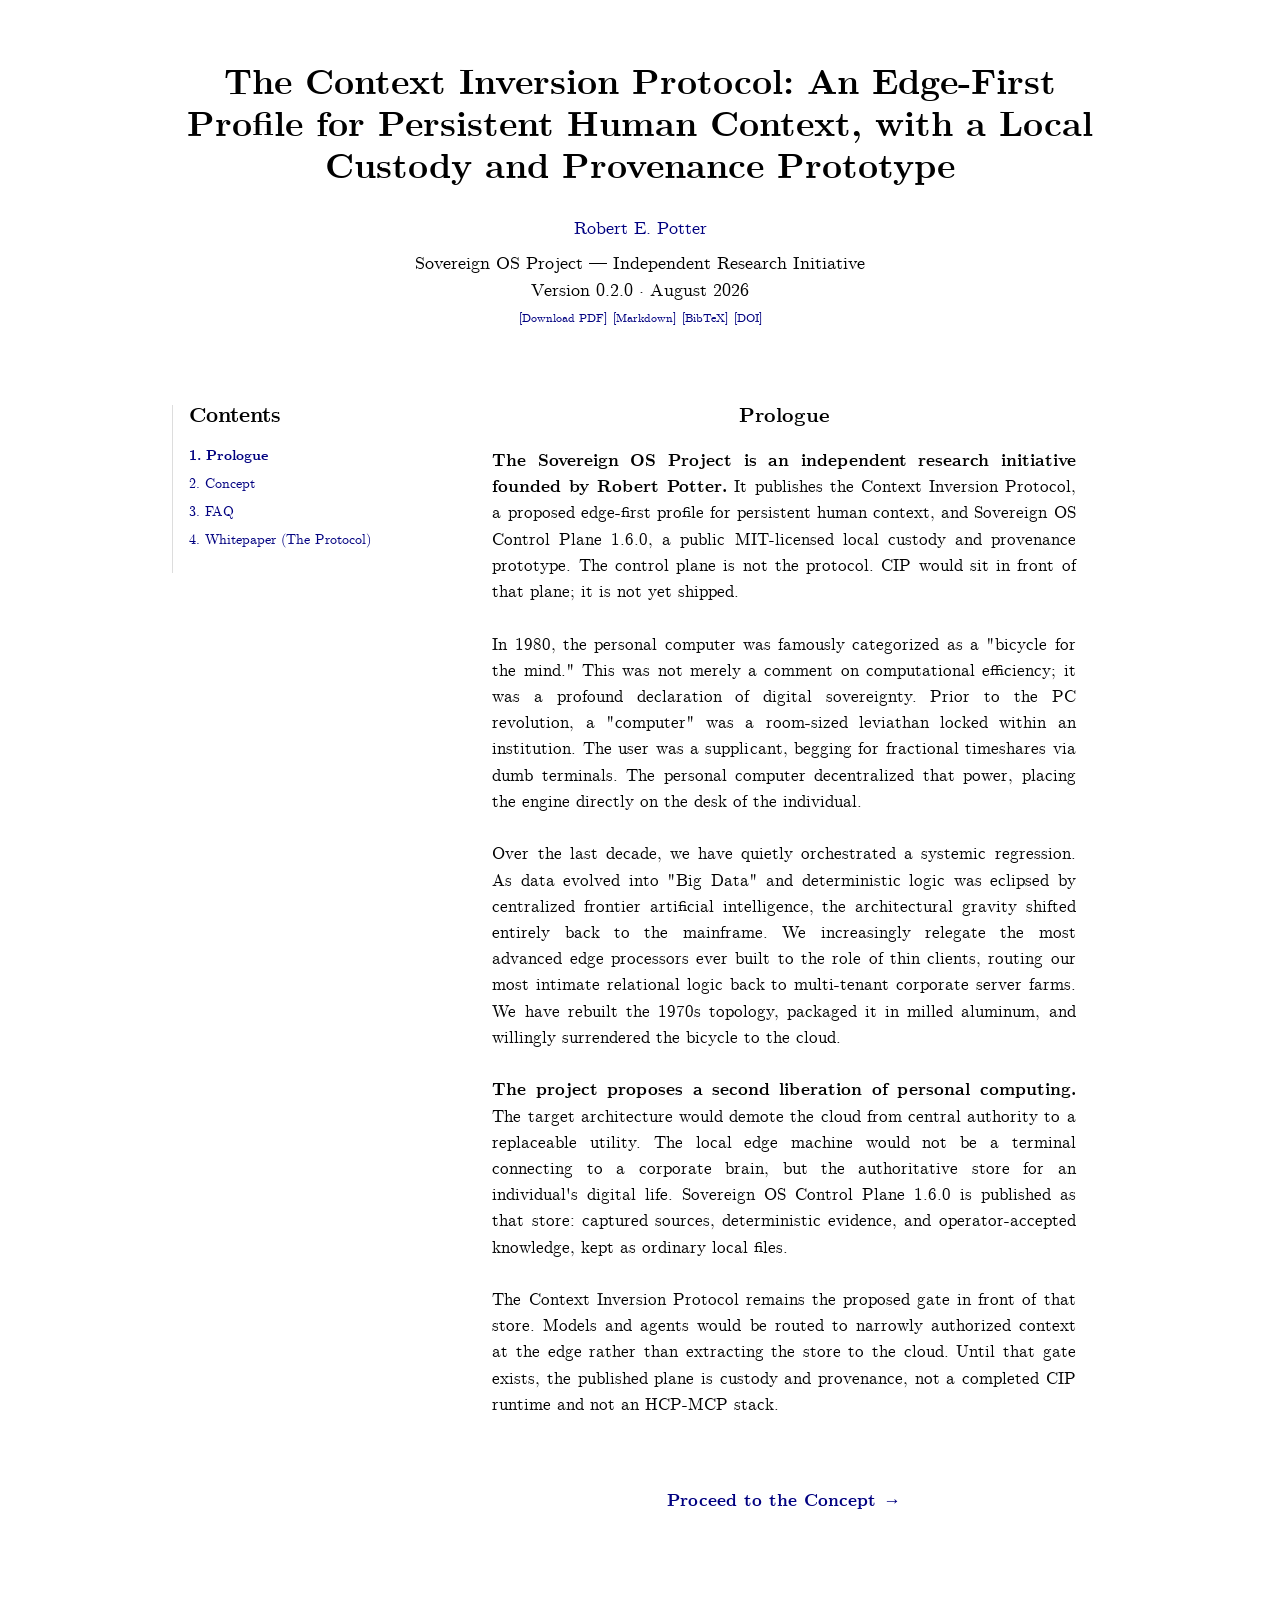
<file: index.html>
<!doctype html>
<html lang="en">
  <head>
    <meta charset="UTF-8" />
    <meta name="viewport" content="width=device-width, initial-scale=1.0" />
    <!-- Security Compliance -->
    <meta http-equiv="X-UA-Compatible" content="IE=edge" />
    <meta
      http-equiv="Content-Security-Policy"
      content="default-src 'self' https://cdn.jsdelivr.net https://unpkg.com; style-src 'self' 'unsafe-inline'; font-src 'self'; script-src 'self' 'unsafe-inline' https://unpkg.com https://cdn.jsdelivr.net;"
    />
    
    <!-- Primary discovery metadata -->
    <meta name="view-transition" content="same-origin" />
    <title>Context Inversion Protocol | Sovereign OS Project</title>
    <meta name="description" content="The Sovereign OS Project publishes the Context Inversion Protocol, a proposed edge-first profile, and Sovereign OS Control Plane 1.6.0, a local custody and provenance prototype." />
    <meta name="author" content="Robert E. Potter" />
    <meta
      name="robots"
      content="index, follow, max-image-preview:large, max-snippet:-1, max-video-preview:-1"
    />
    
    <!-- Theme -->
    <meta name="theme-color" content="#111111" media="(prefers-color-scheme: dark)" />
    <meta name="theme-color" content="#ffffff" media="(prefers-color-scheme: light)" />
    
    <!-- Icons -->
    <link rel="icon" type="image/svg+xml" href="./img/favicon.svg" />
    <link rel="icon" type="image/png" href="./img/favicon.png" />
    <link rel="apple-touch-icon" href="./img/apple-touch-icon.png" />
    
    <!-- Social Preview (Open Graph & Twitter) -->
    <meta property="og:title" content="Context Inversion Protocol | Sovereign OS Project" />
    <meta property="og:site_name" content="Sovereign OS Project" />
    <meta property="og:description" content="The Sovereign OS Project publishes the Context Inversion Protocol, a proposed edge-first profile, and Sovereign OS Control Plane 1.6.0, a local custody and provenance prototype." />
    <meta property="og:type" content="website" />
    <meta property="og:url" content="https://sovereignos.foundation/" />
    <meta property="og:image" content="https://sovereignos.foundation/img/social-preview.png" />
    <meta property="og:image:type" content="image/png" />
    <meta property="og:image:width" content="1200" />
    <meta property="og:image:height" content="630" />
    <meta
      property="og:image:alt"
      content="Sovereign OS Project — Context Inversion Protocol schematic"
    />
    
    <meta name="twitter:card" content="summary_large_image" />
    <meta name="twitter:title" content="Context Inversion Protocol | Sovereign OS Project" />
    <meta name="twitter:description" content="The Sovereign OS Project publishes the Context Inversion Protocol, a proposed edge-first profile, and Sovereign OS Control Plane 1.6.0, a local custody and provenance prototype." />
    <meta name="twitter:image" content="https://sovereignos.foundation/img/social-preview.png" />
    <meta
      name="twitter:image:alt"
      content="Sovereign OS Project — Context Inversion Protocol schematic"
    />
    
    <link rel="canonical" href="https://sovereignos.foundation/" />
    <link rel="describedby" type="text/markdown" href="https://sovereignos.foundation/llms.txt" />
    
    <!-- Preload critical assets -->
    <link rel="preload" href="./fonts/fonts.css" as="style" />
    <link rel="stylesheet" href="./fonts/fonts.css" />
    
    <!-- Structured data -->
    <script type="application/ld+json">
      {
        "@context": "https://schema.org",
        "@graph": [
          {
            "@type": "Person",
            "@id": "https://robertpotter.me/#person",
            "name": "Robert E. Potter",
            "url": "https://robertpotter.me/",
            "sameAs": [
              "https://github.com/robertpotter-dev",
              "https://instagram.com/robepotter",
              "https://orcid.org/0009-0003-7903-558X"
            ]
          },
          {
            "@type": "WebSite",
            "@id": "https://sovereignos.foundation/#website",
            "name": "Sovereign OS Project",
            "alternateName": "Sovereign OS",
            "url": "https://sovereignos.foundation/",
            "description": "An independent research initiative publishing the Context Inversion Protocol, a proposed edge-first profile, and Sovereign OS Control Plane 1.6.0, a local custody and provenance prototype.",
            "creator": { "@id": "https://robertpotter.me/#person" },
            "publisher": { "@id": "https://sovereignos.foundation/#initiative" }
          },
          {
            "@type": "ResearchProject",
            "@id": "https://sovereignos.foundation/#initiative",
            "name": "Sovereign OS Project",
            "url": "https://sovereignos.foundation/",
            "description": "An independent research initiative publishing the Context Inversion Protocol, a proposed edge-first profile, and Sovereign OS Control Plane 1.6.0, a local custody and provenance prototype.",
            "disambiguatingDescription": "An independent personal-context research initiative founded by Robert Potter; unaffiliated with similarly named enterprise and national AI infrastructure products.",
            "founder": { "@id": "https://robertpotter.me/#person" }
          },
          {
            "@type": "CreativeWork",
            "@id": "https://sovereignos.foundation/#context-inversion-protocol",
            "name": "Context Inversion Protocol",
            "alternateName": "CIP",
            "url": "https://sovereignos.foundation/concept/",
            "creativeWorkStatus": "Proposed",
            "description": "A proposed edge-first implementation profile that would keep the user's local machine authoritative over persistent human context while treating external models and agents as replaceable utilities. Not shipped.",
            "author": { "@id": "https://robertpotter.me/#person" },
            "isPartOf": { "@id": "https://sovereignos.foundation/#initiative" }
          },
          {
            "@type": "CreativeWork",
            "@id": "https://sovereignos.foundation/#sovereign-os",
            "name": "Sovereign OS",
            "alternateName": "Sovereign OS Control Plane",
            "url": "https://github.com/robertpotter-dev/sos-control-plane",
            "creativeWorkStatus": "Published prototype — custody plane; CIP runtime not shipped",
            "license": "https://opensource.org/license/mit",
            "description": "Published MIT-licensed local control plane (version 1.6.0) for source custody, deterministic evidence, and operator-accepted knowledge. Not a completed Context Inversion Protocol or HCP-MCP stack.",
            "author": { "@id": "https://robertpotter.me/#person" },
            "isPartOf": { "@id": "https://sovereignos.foundation/#initiative" },
            "about": { "@id": "https://sovereignos.foundation/#context-inversion-protocol" }
          },
          {
            "@type": "WebPage",
            "@id": "https://sovereignos.foundation/#page",
            "url": "https://sovereignos.foundation/",
            "name": "Context Inversion Protocol | Sovereign OS Project",
            "description": "The Sovereign OS Project publishes the Context Inversion Protocol, a proposed edge-first profile, and Sovereign OS Control Plane 1.6.0, a local custody and provenance prototype.",
            "dateModified": "2026-08-28",
            "isPartOf": { "@id": "https://sovereignos.foundation/#website" },
            "about": [
              { "@id": "https://sovereignos.foundation/#context-inversion-protocol" },
              { "@id": "https://sovereignos.foundation/#sovereign-os" }
            ]
          }    ]
      }
    </script>
    
    <!-- Popover Polyfill for older browsers -->
    
    <script type="module" crossorigin src="./assets/main-CImZLiWv.js"></script>
    <link rel="modulepreload" crossorigin href="./assets/main-yi8v5-jb.js">
    <link rel="stylesheet" crossorigin href="./assets/main-BGzXLoBc.css">
  </head>
  <body>
    <div class="site-wrapper">
      <!-- Main Content -->
      <div class="main-content" itemprop="articleBody">
        <header class="title-block">
          <div class="publication-title">
            The Context Inversion Protocol: An Edge-First Profile for Persistent Human Context, with a Local
            Custody and Provenance Prototype
          </div>
          <div class="author"><a href="https://robertpotter.me/" rel="author">Robert E. Potter</a></div>
          <div class="date">
            Sovereign OS Project &mdash; Independent Research Initiative<br />
            Version 0.2.0 &middot; August 2026<br />
            <a href="/sovereign-os-whitepaper.pdf" target="_blank" rel="noopener noreferrer">[Download PDF]</a>
            <a href="/whitepaper-raw.md" target="_blank" rel="noopener noreferrer">[Markdown]</a>
            <a href="/CITATION.bib" target="_blank" rel="noopener noreferrer">[BibTeX]</a>
            <a href="https://doi.org/10.5281/zenodo.22313971" aria-label="DOI: 10.5281/zenodo.22313971">[DOI]</a>
          </div>
        </header>

        <div class="two-column-layout">
          <!-- Global Navigation -->
          <nav class="toc-container">
            <div class="toc-sticky">
              <h3 class="toc-title">Contents</h3>
              <ul class="toc-list">
                <li>
                  <a href="/" class="current-page">1. Prologue</a>
                </li>
                <li>
                  <a href="/concept/" class="">2. Concept</a>
                </li>
                <li>
                  <a href="/faq/" class="">3. FAQ</a>
                </li>
                <li>
                  <a href="/whitepaper/" class=""
                    >4. Whitepaper (The Protocol)</a
                  >
                </li>
              </ul>
            </div>
          </nav>

          <div class="article-body">
            <h1 class="reader-view-title">
              The Context Inversion Protocol: An Edge-First Profile for Persistent Human Context,
              with a Local Custody and Provenance Prototype
            </h1>
            <section class="paper-intro" id="manifesto-summary">
              <h2 class="abstract-title">Prologue</h2>
              <p>
                <strong
                  >The Sovereign OS Project is an independent research initiative founded by Robert
                  Potter.</strong
                >
                It publishes the Context Inversion Protocol, a proposed edge-first profile for
                persistent human context, and Sovereign OS Control Plane 1.6.0, a public
                MIT-licensed local custody and provenance prototype. The control plane is not the
                protocol. CIP would sit in front of that plane; it is not yet shipped.
              </p>
              <p>
                In 1980, the personal computer was famously categorized as a "bicycle for the mind."
                This was not merely a comment on computational efficiency; it was a profound
                declaration of digital sovereignty. Prior to the PC revolution, a "computer" was a
                room-sized leviathan locked within an institution. The user was a supplicant,
                begging for fractional timeshares via dumb terminals. The personal computer
                decentralized that power, placing the engine directly on the desk of the individual.
              </p>
              <p>
                Over the last decade, we have quietly orchestrated a systemic regression. As data
                evolved into "Big Data" and deterministic logic was eclipsed by centralized frontier
                artificial intelligence, the architectural gravity shifted entirely back to the
                mainframe. We increasingly relegate the most advanced edge processors ever built to
                the role of thin clients, routing our most intimate relational logic back to
                multi-tenant corporate server farms. We have rebuilt the 1970s topology, packaged it
                in milled aluminum, and willingly surrendered the bicycle to the cloud.
              </p>
              <p>
                <strong>The project proposes a second liberation of personal computing.</strong>
                The target architecture would demote the cloud from central authority to a
                replaceable utility. The local edge machine would not be a terminal connecting to a
                corporate brain, but the authoritative store for an individual's digital life.
                Sovereign OS Control Plane 1.6.0 is published as that store: captured sources,
                deterministic evidence, and operator-accepted knowledge, kept as ordinary local
                files.
              </p>
              <p>
                The Context Inversion Protocol remains the proposed gate in front of that store.
                Models and agents would be routed to narrowly authorized context at the edge rather
                than extracting the store to the cloud. Until that gate exists, the published plane
                is custody and provenance, not a completed CIP runtime and not an HCP-MCP stack.
              </p>
              <p style="text-align: center; margin-top: 4em">
                <a href="/concept/"><strong>Proceed to the Concept &rarr;</strong></a>
              </p>
            </section>
          </div>
        </div>
      </div>
    </div>

  </body>
</html>
</file>
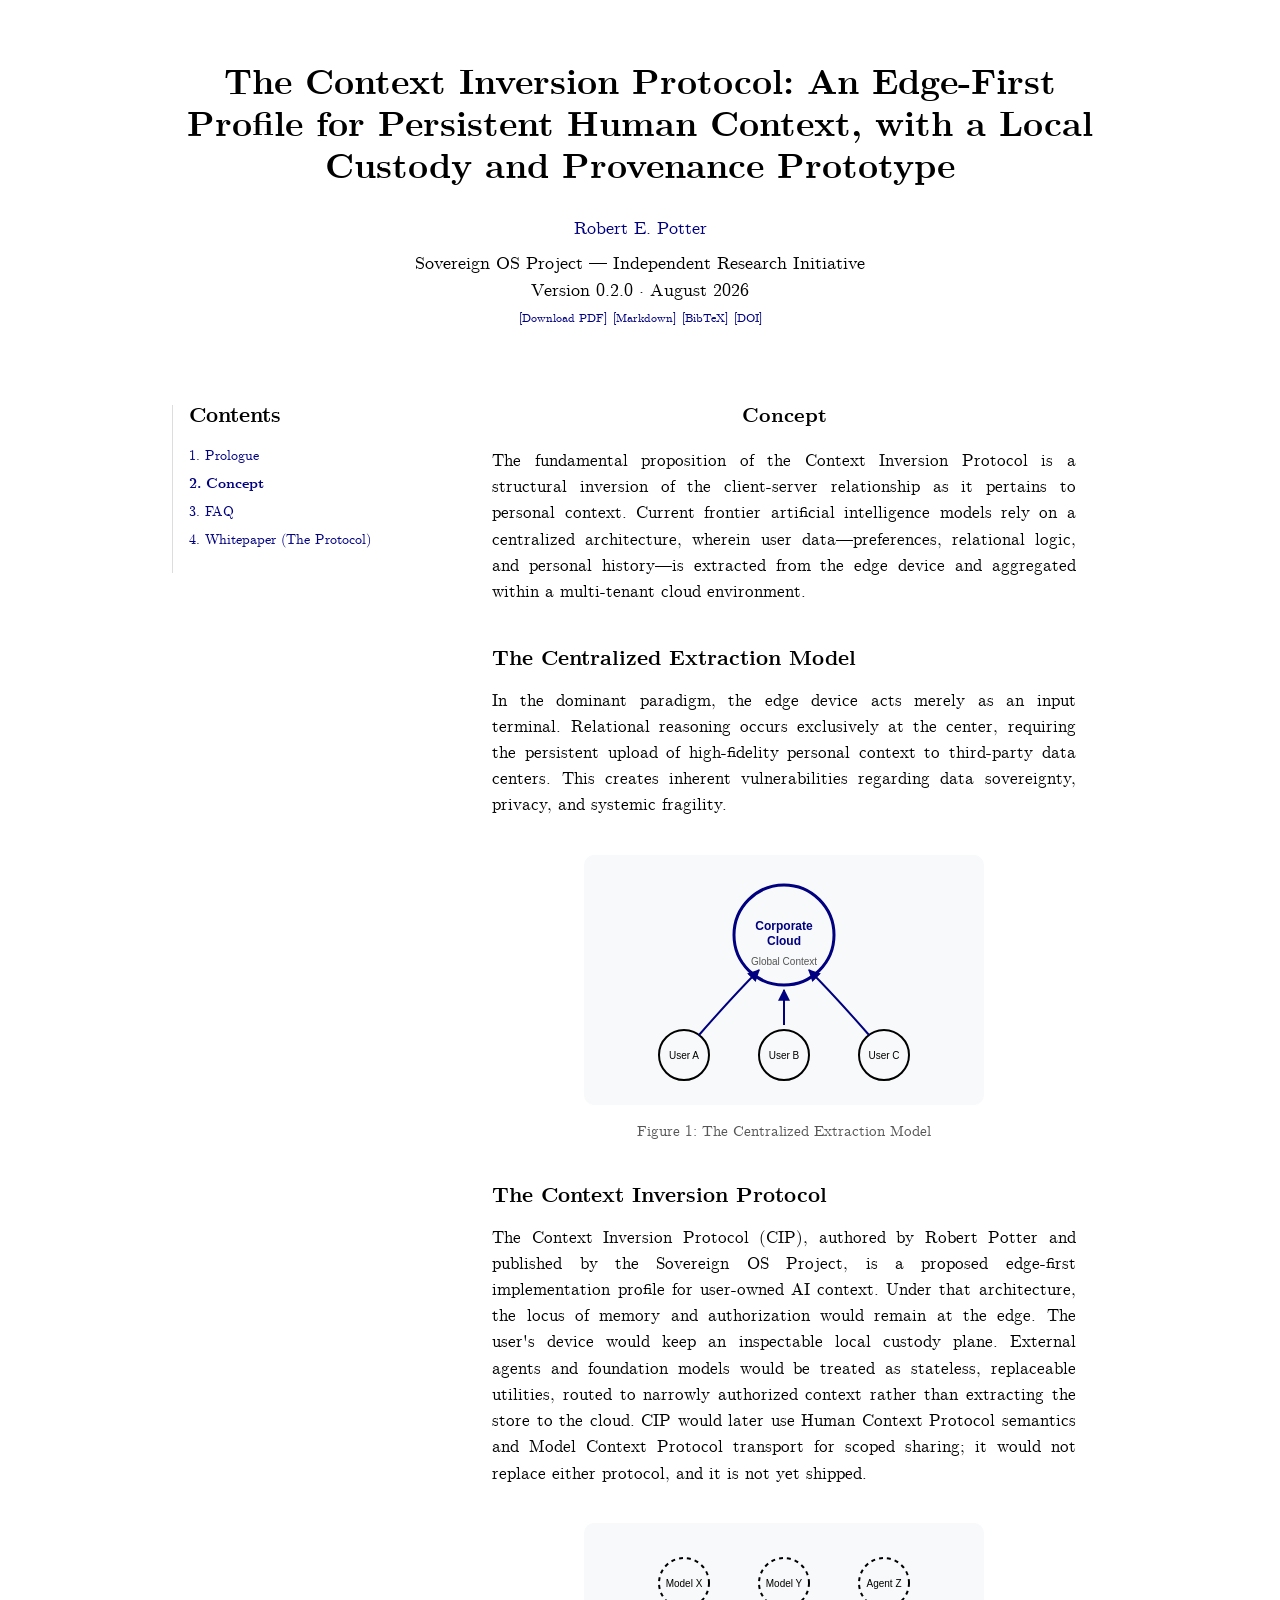
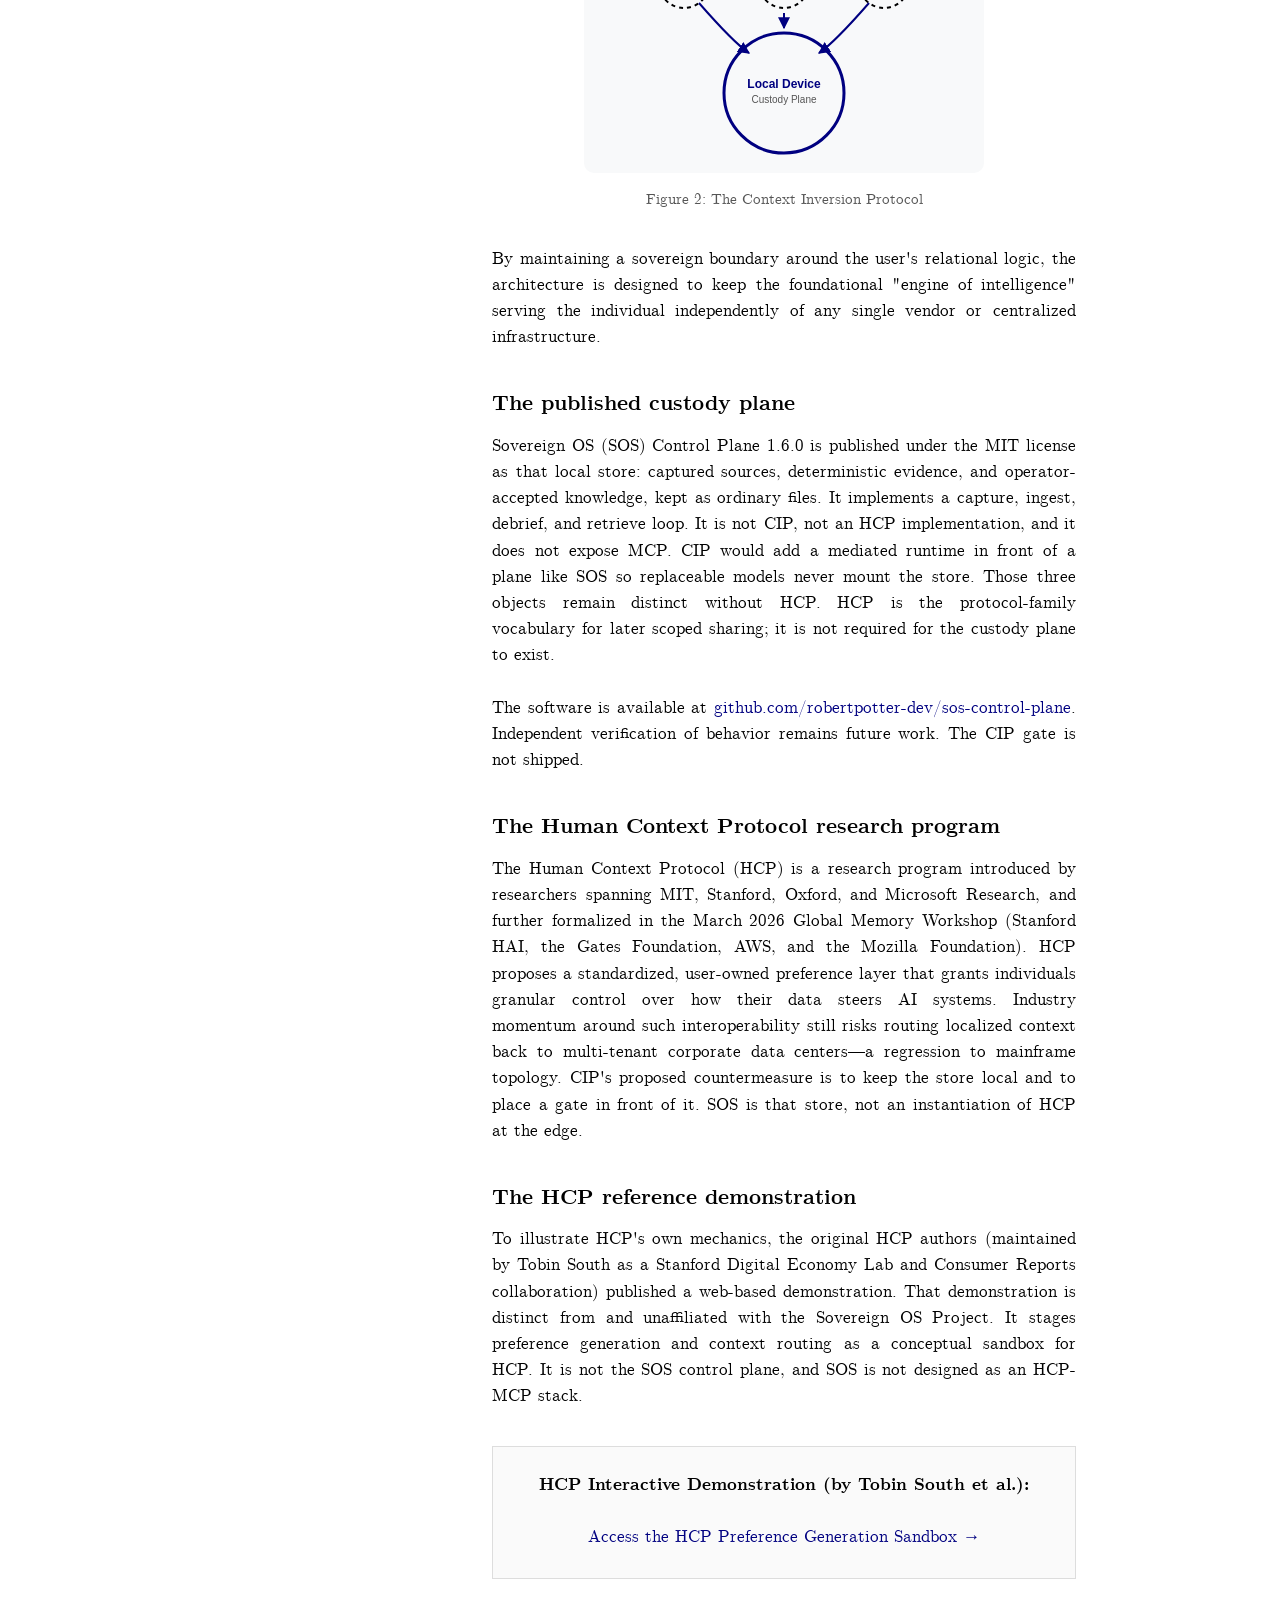
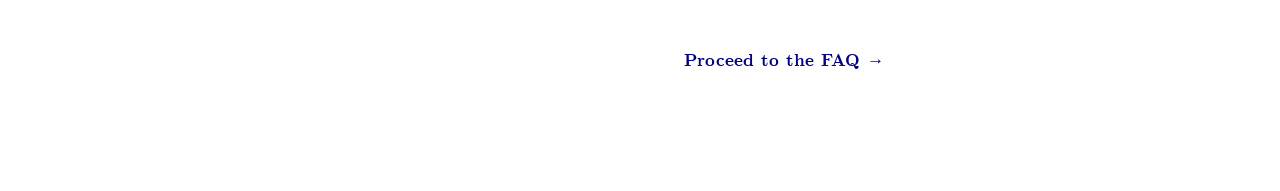
<file: concept/index.html>
<!doctype html>
<html lang="en">
  <head>
    <meta charset="UTF-8" />
    <meta name="viewport" content="width=device-width, initial-scale=1.0" />
    <!-- Security Compliance -->
    <meta http-equiv="X-UA-Compatible" content="IE=edge" />
    <meta
      http-equiv="Content-Security-Policy"
      content="default-src 'self' https://cdn.jsdelivr.net https://unpkg.com; style-src 'self' 'unsafe-inline'; font-src 'self'; script-src 'self' 'unsafe-inline' https://unpkg.com https://cdn.jsdelivr.net;"
    />
    
    <!-- Primary discovery metadata -->
    <meta name="view-transition" content="same-origin" />
    <title>Concept | Sovereign OS Project</title>
    <meta name="description" content="CIP would keep the local machine authoritative over persistent human context. Sovereign OS 1.6.0 is the published custody plane; the CIP gate is not yet shipped." />
    <meta name="author" content="Robert E. Potter" />
    <meta
      name="robots"
      content="index, follow, max-image-preview:large, max-snippet:-1, max-video-preview:-1"
    />
    
    <!-- Theme -->
    <meta name="theme-color" content="#111111" media="(prefers-color-scheme: dark)" />
    <meta name="theme-color" content="#ffffff" media="(prefers-color-scheme: light)" />
    
    <!-- Icons -->
    <link rel="icon" type="image/svg+xml" href="../img/favicon.svg" />
    <link rel="icon" type="image/png" href="../img/favicon.png" />
    <link rel="apple-touch-icon" href="../img/apple-touch-icon.png" />
    
    <!-- Social Preview (Open Graph & Twitter) -->
    <meta property="og:title" content="Concept | Sovereign OS Project" />
    <meta property="og:site_name" content="Sovereign OS Project" />
    <meta property="og:description" content="CIP would keep the local machine authoritative over persistent human context. Sovereign OS 1.6.0 is the published custody plane; the CIP gate is not yet shipped." />
    <meta property="og:type" content="website" />
    <meta property="og:url" content="https://sovereignos.foundation/concept/" />
    <meta property="og:image" content="https://sovereignos.foundation/img/social-preview.png" />
    <meta property="og:image:type" content="image/png" />
    <meta property="og:image:width" content="1200" />
    <meta property="og:image:height" content="630" />
    <meta
      property="og:image:alt"
      content="Sovereign OS Project — Context Inversion Protocol schematic"
    />
    
    <meta name="twitter:card" content="summary_large_image" />
    <meta name="twitter:title" content="Concept | Sovereign OS Project" />
    <meta name="twitter:description" content="CIP would keep the local machine authoritative over persistent human context. Sovereign OS 1.6.0 is the published custody plane; the CIP gate is not yet shipped." />
    <meta name="twitter:image" content="https://sovereignos.foundation/img/social-preview.png" />
    <meta
      name="twitter:image:alt"
      content="Sovereign OS Project — Context Inversion Protocol schematic"
    />
    
    <link rel="canonical" href="https://sovereignos.foundation/concept/" />
    <link rel="describedby" type="text/markdown" href="https://sovereignos.foundation/llms.txt" />
    
    <!-- Preload critical assets -->
    <link rel="preload" href="../fonts/fonts.css" as="style" />
    <link rel="stylesheet" href="../fonts/fonts.css" />
    
    <!-- Structured data -->
    <script type="application/ld+json">
      {
        "@context": "https://schema.org",
        "@graph": [
          {
            "@type": "Person",
            "@id": "https://robertpotter.me/#person",
            "name": "Robert E. Potter",
            "url": "https://robertpotter.me/",
            "sameAs": [
              "https://github.com/robertpotter-dev",
              "https://instagram.com/robepotter",
              "https://orcid.org/0009-0003-7903-558X"
            ]
          },
          {
            "@type": "WebSite",
            "@id": "https://sovereignos.foundation/#website",
            "name": "Sovereign OS Project",
            "alternateName": "Sovereign OS",
            "url": "https://sovereignos.foundation/",
            "description": "An independent research initiative publishing the Context Inversion Protocol, a proposed edge-first profile, and Sovereign OS Control Plane 1.6.0, a local custody and provenance prototype.",
            "creator": { "@id": "https://robertpotter.me/#person" },
            "publisher": { "@id": "https://sovereignos.foundation/#initiative" }
          },
          {
            "@type": "ResearchProject",
            "@id": "https://sovereignos.foundation/#initiative",
            "name": "Sovereign OS Project",
            "url": "https://sovereignos.foundation/",
            "description": "An independent research initiative publishing the Context Inversion Protocol, a proposed edge-first profile, and Sovereign OS Control Plane 1.6.0, a local custody and provenance prototype.",
            "disambiguatingDescription": "An independent personal-context research initiative founded by Robert Potter; unaffiliated with similarly named enterprise and national AI infrastructure products.",
            "founder": { "@id": "https://robertpotter.me/#person" }
          },
          {
            "@type": "CreativeWork",
            "@id": "https://sovereignos.foundation/#context-inversion-protocol",
            "name": "Context Inversion Protocol",
            "alternateName": "CIP",
            "url": "https://sovereignos.foundation/concept/",
            "creativeWorkStatus": "Proposed",
            "description": "A proposed edge-first implementation profile that would keep the user's local machine authoritative over persistent human context while treating external models and agents as replaceable utilities. Not shipped.",
            "author": { "@id": "https://robertpotter.me/#person" },
            "isPartOf": { "@id": "https://sovereignos.foundation/#initiative" }
          },
          {
            "@type": "CreativeWork",
            "@id": "https://sovereignos.foundation/#sovereign-os",
            "name": "Sovereign OS",
            "alternateName": "Sovereign OS Control Plane",
            "url": "https://github.com/robertpotter-dev/sos-control-plane",
            "creativeWorkStatus": "Published prototype — custody plane; CIP runtime not shipped",
            "license": "https://opensource.org/license/mit",
            "description": "Published MIT-licensed local control plane (version 1.6.0) for source custody, deterministic evidence, and operator-accepted knowledge. Not a completed Context Inversion Protocol or HCP-MCP stack.",
            "author": { "@id": "https://robertpotter.me/#person" },
            "isPartOf": { "@id": "https://sovereignos.foundation/#initiative" },
            "about": { "@id": "https://sovereignos.foundation/#context-inversion-protocol" }
          },
          {
            "@type": "WebPage",
            "@id": "https://sovereignos.foundation/concept/#page",
            "url": "https://sovereignos.foundation/concept/",
            "name": "Concept | Sovereign OS Project",
            "description": "CIP would keep the local machine authoritative over persistent human context. Sovereign OS 1.6.0 is the published custody plane; the CIP gate is not yet shipped.",
            "dateModified": "2026-08-28",
            "isPartOf": { "@id": "https://sovereignos.foundation/#website" },
            "about": [
              { "@id": "https://sovereignos.foundation/#context-inversion-protocol" },
              { "@id": "https://sovereignos.foundation/#sovereign-os" }
            ]
          }    ]
      }
    </script>
    
    <!-- Popover Polyfill for older browsers -->
    
    <script type="module" crossorigin src="../assets/concept-CImZLiWv.js"></script>
    <link rel="modulepreload" crossorigin href="../assets/main-yi8v5-jb.js">
    <link rel="stylesheet" crossorigin href="../assets/main-BGzXLoBc.css">
  </head>
  <body>
    <div class="site-wrapper">
      <!-- Main Content -->
      <div class="main-content" itemprop="articleBody">
        <header class="title-block">
          <div class="publication-title">
            The Context Inversion Protocol: An Edge-First Profile for Persistent Human Context, with a Local
            Custody and Provenance Prototype
          </div>
          <div class="author"><a href="https://robertpotter.me/" rel="author">Robert E. Potter</a></div>
          <div class="date">
            Sovereign OS Project &mdash; Independent Research Initiative<br />
            Version 0.2.0 &middot; August 2026<br />
            <a href="/sovereign-os-whitepaper.pdf" target="_blank" rel="noopener noreferrer">[Download PDF]</a>
            <a href="/whitepaper-raw.md" target="_blank" rel="noopener noreferrer">[Markdown]</a>
            <a href="/CITATION.bib" target="_blank" rel="noopener noreferrer">[BibTeX]</a>
            <a href="https://doi.org/10.5281/zenodo.22313971" aria-label="DOI: 10.5281/zenodo.22313971">[DOI]</a>
          </div>
        </header>

        <div class="two-column-layout">
          <!-- Global Navigation -->
          <nav class="toc-container">
            <div class="toc-sticky">
              <h3 class="toc-title">Contents</h3>
              <ul class="toc-list">
                <li>
                  <a href="/" class="">1. Prologue</a>
                </li>
                <li>
                  <a href="/concept/" class="current-page">2. Concept</a>
                </li>
                <li>
                  <a href="/faq/" class="">3. FAQ</a>
                </li>
                <li>
                  <a href="/whitepaper/" class=""
                    >4. Whitepaper (The Protocol)</a
                  >
                </li>
              </ul>
            </div>
          </nav>

          <div class="article-body">
            <h1 class="reader-view-title">Concept: The Context Inversion Protocol</h1>
            <section class="paper-intro" id="concept-summary">
              <h2 class="abstract-title">Concept</h2>

              <p>
                The fundamental proposition of the Context Inversion Protocol is a structural
                inversion of the client-server relationship as it pertains to personal context.
                Current frontier artificial intelligence models rely on a centralized architecture,
                wherein user data—preferences, relational logic, and personal history—is extracted
                from the edge device and aggregated within a multi-tenant cloud environment.
              </p>

              <h3>The Centralized Extraction Model</h3>
              <p>
                In the dominant paradigm, the edge device acts merely as an input terminal.
                Relational reasoning occurs exclusively at the center, requiring the persistent
                upload of high-fidelity personal context to third-party data centers. This creates
                inherent vulnerabilities regarding data sovereignty, privacy, and systemic
                fragility.
              </p>

              <!-- SVG: Centralized Cloud -->
              <div style="text-align: center; margin: 2em 0">
                <svg
                  width="400"
                  height="250"
                  viewBox="0 0 400 250"
                  xmlns="http://www.w3.org/2000/svg"
                >
                  <rect width="400" height="250" fill="#f8f9fa" rx="10" />

                  <!-- Corporate Cloud -->
                  <circle cx="200" cy="80" r="50" fill="none" stroke="#000080" stroke-width="3" />
                  <text
                    x="200"
                    y="75"
                    font-family="sans-serif"
                    font-size="12"
                    font-weight="bold"
                    fill="#000080"
                    text-anchor="middle"
                  >
                    Corporate
                  </text>
                  <text
                    x="200"
                    y="90"
                    font-family="sans-serif"
                    font-size="12"
                    font-weight="bold"
                    fill="#000080"
                    text-anchor="middle"
                  >
                    Cloud
                  </text>
                  <text
                    x="200"
                    y="110"
                    font-family="sans-serif"
                    font-size="10"
                    fill="#555"
                    text-anchor="middle"
                  >
                    Global Context
                  </text>

                  <!-- Edge Devices -->
                  <circle cx="100" cy="200" r="25" fill="none" stroke="#000" stroke-width="2" />
                  <text
                    x="100"
                    y="204"
                    font-family="sans-serif"
                    font-size="10"
                    text-anchor="middle"
                  >
                    User A
                  </text>

                  <circle cx="200" cy="200" r="25" fill="none" stroke="#000" stroke-width="2" />
                  <text
                    x="200"
                    y="204"
                    font-family="sans-serif"
                    font-size="10"
                    text-anchor="middle"
                  >
                    User B
                  </text>

                  <circle cx="300" cy="200" r="25" fill="none" stroke="#000" stroke-width="2" />
                  <text
                    x="300"
                    y="204"
                    font-family="sans-serif"
                    font-size="10"
                    text-anchor="middle"
                  >
                    User C
                  </text>

                  <!-- Data Flow Arrows (Upwards) -->
                  <g stroke="#000080" stroke-width="2" fill="none" marker-end="url(#arrow-up)">
                    <path d="M 115 180 Q 150 140 175 115" />
                    <path d="M 200 170 L 200 135" />
                    <path d="M 285 180 Q 250 140 225 115" />
                  </g>

                  <!-- Arrow Definitions -->
                  <defs>
                    <marker
                      id="arrow-up"
                      viewBox="0 0 10 10"
                      refX="9"
                      refY="5"
                      markerWidth="6"
                      markerHeight="6"
                      orient="auto-start-reverse"
                    >
                      <path d="M 0 0 L 10 5 L 0 10 z" fill="#000080" />
                    </marker>
                  </defs>
                </svg>
                <p style="font-size: 0.85em; color: #555; margin-top: 0.5em">
                  Figure 1: The Centralized Extraction Model
                </p>
              </div>

              <h3>The Context Inversion Protocol</h3>
              <p>
                The Context Inversion Protocol (CIP), authored by Robert Potter and published by the
                Sovereign OS Project, is a proposed edge-first implementation profile for
                user-owned AI context. Under that architecture, the locus of memory and
                authorization would remain at the edge. The user's device would keep an inspectable
                local custody plane. External agents and foundation models would be treated as
                stateless, replaceable utilities, routed to narrowly authorized context rather than
                extracting the store to the cloud. CIP would later use Human Context Protocol
                semantics and Model Context Protocol transport for scoped sharing; it would not
                replace either protocol, and it is not yet shipped.
              </p>

              <!-- SVG: Context Inversion -->
              <div style="text-align: center; margin: 2em 0">
                <svg
                  width="400"
                  height="250"
                  viewBox="0 0 400 250"
                  xmlns="http://www.w3.org/2000/svg"
                >
                  <rect width="400" height="250" fill="#f8f9fa" rx="10" />

                  <!-- Local Knowledge Graph (Edge) -->
                  <circle cx="200" cy="170" r="60" fill="none" stroke="#000080" stroke-width="3" />
                  <text
                    x="200"
                    y="165"
                    font-family="sans-serif"
                    font-size="12"
                    font-weight="bold"
                    fill="#000080"
                    text-anchor="middle"
                  >
                    Local Device
                  </text>
                  <text
                    x="200"
                    y="180"
                    font-family="sans-serif"
                    font-size="10"
                    fill="#555"
                    text-anchor="middle"
                  >
                    Custody Plane
                  </text>

                  <!-- Stateless Models (Cloud) -->
                  <circle
                    cx="100"
                    cy="60"
                    r="25"
                    fill="none"
                    stroke="#000"
                    stroke-width="2"
                    stroke-dasharray="4"
                  />
                  <text x="100" y="64" font-family="sans-serif" font-size="10" text-anchor="middle">
                    Model X
                  </text>

                  <circle
                    cx="200"
                    cy="60"
                    r="25"
                    fill="none"
                    stroke="#000"
                    stroke-width="2"
                    stroke-dasharray="4"
                  />
                  <text x="200" y="64" font-family="sans-serif" font-size="10" text-anchor="middle">
                    Model Y
                  </text>

                  <circle
                    cx="300"
                    cy="60"
                    r="25"
                    fill="none"
                    stroke="#000"
                    stroke-width="2"
                    stroke-dasharray="4"
                  />
                  <text x="300" y="64" font-family="sans-serif" font-size="10" text-anchor="middle">
                    Agent Z
                  </text>

                  <!-- Data Flow Arrows (Downwards) -->
                  <g stroke="#000080" stroke-width="2" fill="none" marker-end="url(#arrow-down)">
                    <path d="M 115 80 Q 150 120 165 130" />
                    <path d="M 200 90 L 200 105" />
                    <path d="M 285 80 Q 250 120 235 130" />
                  </g>

                  <!-- Arrow Definitions -->
                  <defs>
                    <marker
                      id="arrow-down"
                      viewBox="0 0 10 10"
                      refX="9"
                      refY="5"
                      markerWidth="6"
                      markerHeight="6"
                      orient="auto"
                    >
                      <path d="M 0 0 L 10 5 L 0 10 z" fill="#000080" />
                    </marker>
                  </defs>
                </svg>
                <p style="font-size: 0.85em; color: #555; margin-top: 0.5em">
                  Figure 2: The Context Inversion Protocol
                </p>
              </div>

              <p>
                By maintaining a sovereign boundary around the user's relational logic, the
                architecture is designed to keep the foundational "engine of intelligence" serving
                the individual independently of any single vendor or centralized infrastructure.
              </p>

              <h3>The published custody plane</h3>
              <p>
                Sovereign OS (SOS) Control Plane 1.6.0 is published under the MIT license as that
                local store: captured sources, deterministic evidence, and operator-accepted
                knowledge, kept as ordinary files. It implements a capture, ingest, debrief, and
                retrieve loop. It is not CIP, not an HCP implementation, and it does not expose
                MCP. CIP would add a mediated runtime in front of a plane like SOS so replaceable
                models never mount the store. Those three objects remain distinct without HCP. HCP
                is the protocol-family vocabulary for later scoped sharing; it is not required for
                the custody plane to exist.
              </p>
              <p>
                The software is available at
                <a href="https://github.com/robertpotter-dev/sos-control-plane"
                  >github.com/robertpotter-dev/sos-control-plane</a
                >. Independent verification of behavior remains future work. The CIP gate is not
                shipped.
              </p>

              <h3>The Human Context Protocol research program</h3>
              <p>
                The Human Context Protocol (HCP) is a research program introduced by researchers
                spanning MIT, Stanford, Oxford, and Microsoft Research, and further formalized in
                the March 2026 Global Memory Workshop (Stanford HAI, the Gates Foundation, AWS, and
                the Mozilla Foundation). HCP proposes a standardized, user-owned preference layer
                that grants individuals granular control over how their data steers AI systems.
                Industry momentum around such interoperability still risks routing localized
                context back to multi-tenant corporate data centers—a regression to mainframe
                topology. CIP's proposed countermeasure is to keep the store local and to place a
                gate in front of it. SOS is that store, not an instantiation of HCP at the edge.
              </p>

              <h3>The HCP reference demonstration</h3>
              <p>
                To illustrate HCP's own mechanics, the original HCP authors (maintained by Tobin
                South as a Stanford Digital Economy Lab and Consumer Reports collaboration)
                published a web-based demonstration. That demonstration is distinct from and
                unaffiliated with the Sovereign OS Project. It stages preference generation and
                context routing as a conceptual sandbox for HCP. It is not the SOS control plane,
                and SOS is not designed as an HCP-MCP stack.
              </p>

              <p
                style="
                  text-align: center;
                  margin: 2em 0;
                  padding: 1.5em;
                  border: 1px solid #ddd;
                  background: #fafafa;
                "
              >
                <strong>HCP Interactive Demonstration (by Tobin South et al.):</strong><br /><br />
                <a
                  href="https://v0-preference-generation-app.vercel.app"
                  target="_blank"
                  rel="noopener noreferrer"
                >
                  Access the HCP Preference Generation Sandbox &rarr;
                </a>
              </p>

              <p style="text-align: center; margin-top: 4em">
                <a href="/faq/"><strong>Proceed to the FAQ &rarr;</strong></a>
              </p>
            </section>
          </div>
        </div>
      </div>
    </div>

  </body>
</html>
</file>
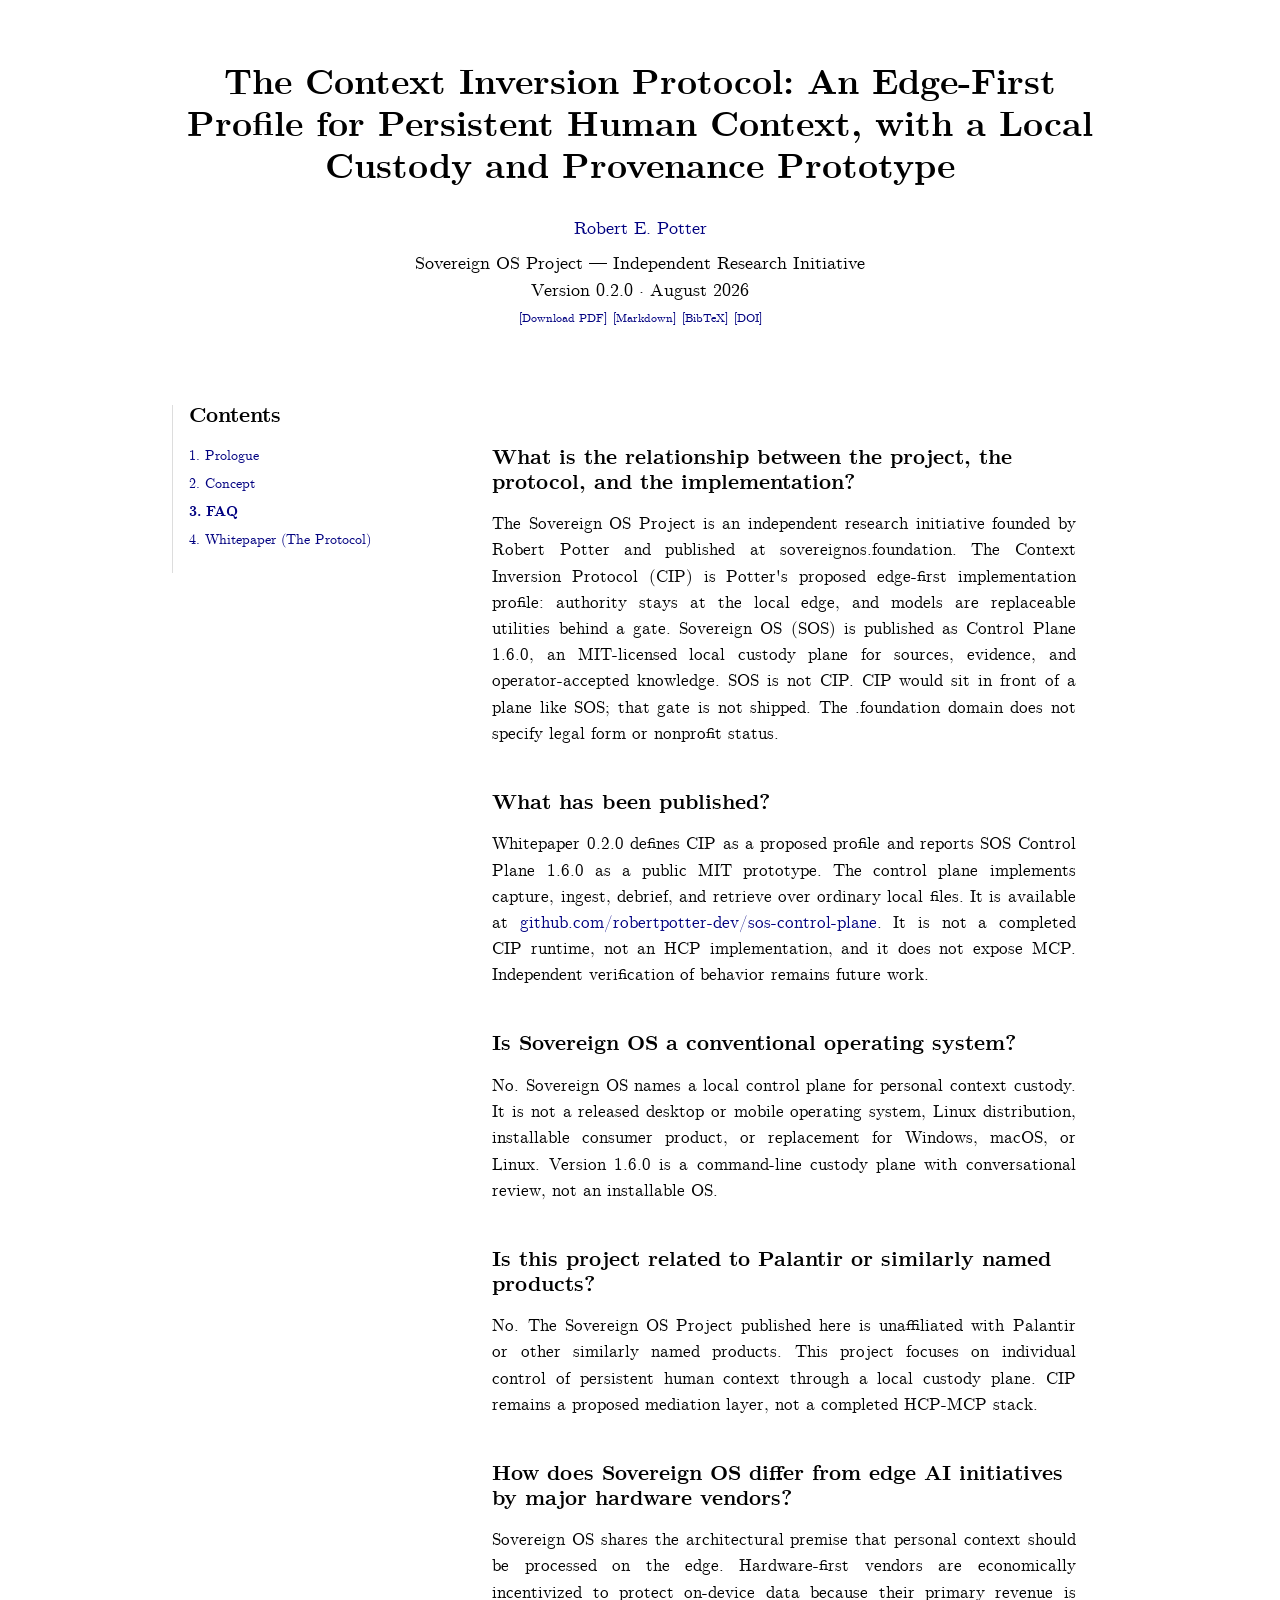
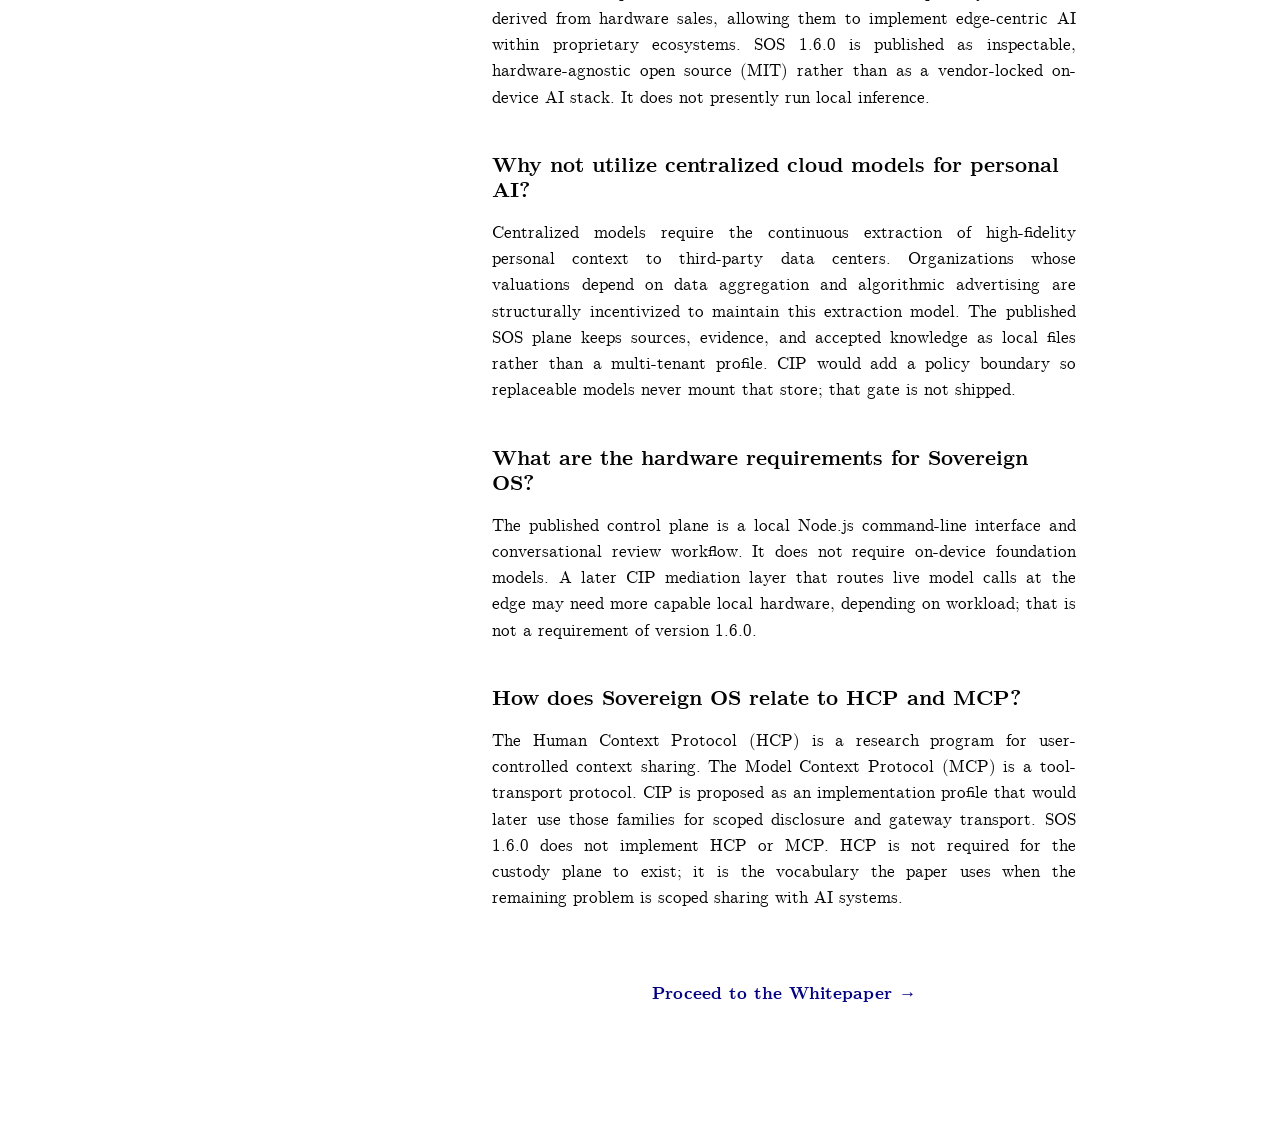
<file: faq/index.html>
<!doctype html>
<html lang="en">
  <head>
    <meta charset="UTF-8" />
    <meta name="viewport" content="width=device-width, initial-scale=1.0" />
    <!-- Security Compliance -->
    <meta http-equiv="X-UA-Compatible" content="IE=edge" />
    <meta
      http-equiv="Content-Security-Policy"
      content="default-src 'self' https://cdn.jsdelivr.net https://unpkg.com; style-src 'self' 'unsafe-inline'; font-src 'self'; script-src 'self' 'unsafe-inline' https://unpkg.com https://cdn.jsdelivr.net;"
    />
    
    <!-- Primary discovery metadata -->
    <meta name="view-transition" content="same-origin" />
    <title>FAQ | Sovereign OS Project</title>
    <meta name="description" content="Answers about the Sovereign OS Project, Context Inversion Protocol, Control Plane 1.6.0, authorship, scope, and what has and has not been shipped." />
    <meta name="author" content="Robert E. Potter" />
    <meta
      name="robots"
      content="index, follow, max-image-preview:large, max-snippet:-1, max-video-preview:-1"
    />
    
    <!-- Theme -->
    <meta name="theme-color" content="#111111" media="(prefers-color-scheme: dark)" />
    <meta name="theme-color" content="#ffffff" media="(prefers-color-scheme: light)" />
    
    <!-- Icons -->
    <link rel="icon" type="image/svg+xml" href="../img/favicon.svg" />
    <link rel="icon" type="image/png" href="../img/favicon.png" />
    <link rel="apple-touch-icon" href="../img/apple-touch-icon.png" />
    
    <!-- Social Preview (Open Graph & Twitter) -->
    <meta property="og:title" content="FAQ | Sovereign OS Project" />
    <meta property="og:site_name" content="Sovereign OS Project" />
    <meta property="og:description" content="Answers about the Sovereign OS Project, Context Inversion Protocol, Control Plane 1.6.0, authorship, scope, and what has and has not been shipped." />
    <meta property="og:type" content="website" />
    <meta property="og:url" content="https://sovereignos.foundation/faq/" />
    <meta property="og:image" content="https://sovereignos.foundation/img/social-preview.png" />
    <meta property="og:image:type" content="image/png" />
    <meta property="og:image:width" content="1200" />
    <meta property="og:image:height" content="630" />
    <meta
      property="og:image:alt"
      content="Sovereign OS Project — Context Inversion Protocol schematic"
    />
    
    <meta name="twitter:card" content="summary_large_image" />
    <meta name="twitter:title" content="FAQ | Sovereign OS Project" />
    <meta name="twitter:description" content="Answers about the Sovereign OS Project, Context Inversion Protocol, Control Plane 1.6.0, authorship, scope, and what has and has not been shipped." />
    <meta name="twitter:image" content="https://sovereignos.foundation/img/social-preview.png" />
    <meta
      name="twitter:image:alt"
      content="Sovereign OS Project — Context Inversion Protocol schematic"
    />
    
    <link rel="canonical" href="https://sovereignos.foundation/faq/" />
    <link rel="describedby" type="text/markdown" href="https://sovereignos.foundation/llms.txt" />
    
    <!-- Preload critical assets -->
    <link rel="preload" href="../fonts/fonts.css" as="style" />
    <link rel="stylesheet" href="../fonts/fonts.css" />
    
    <!-- Structured data -->
    <script type="application/ld+json">
      {
        "@context": "https://schema.org",
        "@graph": [
          {
            "@type": "Person",
            "@id": "https://robertpotter.me/#person",
            "name": "Robert E. Potter",
            "url": "https://robertpotter.me/",
            "sameAs": [
              "https://github.com/robertpotter-dev",
              "https://instagram.com/robepotter",
              "https://orcid.org/0009-0003-7903-558X"
            ]
          },
          {
            "@type": "WebSite",
            "@id": "https://sovereignos.foundation/#website",
            "name": "Sovereign OS Project",
            "alternateName": "Sovereign OS",
            "url": "https://sovereignos.foundation/",
            "description": "An independent research initiative publishing the Context Inversion Protocol, a proposed edge-first profile, and Sovereign OS Control Plane 1.6.0, a local custody and provenance prototype.",
            "creator": { "@id": "https://robertpotter.me/#person" },
            "publisher": { "@id": "https://sovereignos.foundation/#initiative" }
          },
          {
            "@type": "ResearchProject",
            "@id": "https://sovereignos.foundation/#initiative",
            "name": "Sovereign OS Project",
            "url": "https://sovereignos.foundation/",
            "description": "An independent research initiative publishing the Context Inversion Protocol, a proposed edge-first profile, and Sovereign OS Control Plane 1.6.0, a local custody and provenance prototype.",
            "disambiguatingDescription": "An independent personal-context research initiative founded by Robert Potter; unaffiliated with similarly named enterprise and national AI infrastructure products.",
            "founder": { "@id": "https://robertpotter.me/#person" }
          },
          {
            "@type": "CreativeWork",
            "@id": "https://sovereignos.foundation/#context-inversion-protocol",
            "name": "Context Inversion Protocol",
            "alternateName": "CIP",
            "url": "https://sovereignos.foundation/concept/",
            "creativeWorkStatus": "Proposed",
            "description": "A proposed edge-first implementation profile that would keep the user's local machine authoritative over persistent human context while treating external models and agents as replaceable utilities. Not shipped.",
            "author": { "@id": "https://robertpotter.me/#person" },
            "isPartOf": { "@id": "https://sovereignos.foundation/#initiative" }
          },
          {
            "@type": "CreativeWork",
            "@id": "https://sovereignos.foundation/#sovereign-os",
            "name": "Sovereign OS",
            "alternateName": "Sovereign OS Control Plane",
            "url": "https://github.com/robertpotter-dev/sos-control-plane",
            "creativeWorkStatus": "Published prototype — custody plane; CIP runtime not shipped",
            "license": "https://opensource.org/license/mit",
            "description": "Published MIT-licensed local control plane (version 1.6.0) for source custody, deterministic evidence, and operator-accepted knowledge. Not a completed Context Inversion Protocol or HCP-MCP stack.",
            "author": { "@id": "https://robertpotter.me/#person" },
            "isPartOf": { "@id": "https://sovereignos.foundation/#initiative" },
            "about": { "@id": "https://sovereignos.foundation/#context-inversion-protocol" }
          },
          {
            "@type": "WebPage",
            "@id": "https://sovereignos.foundation/faq/#page",
            "url": "https://sovereignos.foundation/faq/",
            "name": "FAQ | Sovereign OS Project",
            "description": "Answers about the Sovereign OS Project, Context Inversion Protocol, Control Plane 1.6.0, authorship, scope, and what has and has not been shipped.",
            "dateModified": "2026-08-28",
            "isPartOf": { "@id": "https://sovereignos.foundation/#website" },
            "about": [
              { "@id": "https://sovereignos.foundation/#context-inversion-protocol" },
              { "@id": "https://sovereignos.foundation/#sovereign-os" }
            ]
          }    ]
      }
    </script>
    
    <!-- Popover Polyfill for older browsers -->
    
    <script type="module" crossorigin src="../assets/faq-CImZLiWv.js"></script>
    <link rel="modulepreload" crossorigin href="../assets/main-yi8v5-jb.js">
    <link rel="stylesheet" crossorigin href="../assets/main-BGzXLoBc.css">
  </head>
  <body>
    <div class="site-wrapper">
      <!-- Main Content -->
      <div class="main-content" itemprop="articleBody">
        <header class="title-block">
          <div class="publication-title">
            The Context Inversion Protocol: An Edge-First Profile for Persistent Human Context, with a Local
            Custody and Provenance Prototype
          </div>
          <div class="author"><a href="https://robertpotter.me/" rel="author">Robert E. Potter</a></div>
          <div class="date">
            Sovereign OS Project &mdash; Independent Research Initiative<br />
            Version 0.2.0 &middot; August 2026<br />
            <a href="/sovereign-os-whitepaper.pdf" target="_blank" rel="noopener noreferrer">[Download PDF]</a>
            <a href="/whitepaper-raw.md" target="_blank" rel="noopener noreferrer">[Markdown]</a>
            <a href="/CITATION.bib" target="_blank" rel="noopener noreferrer">[BibTeX]</a>
            <a href="https://doi.org/10.5281/zenodo.22313971" aria-label="DOI: 10.5281/zenodo.22313971">[DOI]</a>
          </div>
        </header>

        <div class="two-column-layout">
          <!-- Global Navigation -->
          <nav class="toc-container">
            <div class="toc-sticky">
              <h3 class="toc-title">Contents</h3>
              <ul class="toc-list">
                <li>
                  <a href="/" class="">1. Prologue</a>
                </li>
                <li>
                  <a href="/concept/" class="">2. Concept</a>
                </li>
                <li>
                  <a href="/faq/" class="current-page">3. FAQ</a>
                </li>
                <li>
                  <a href="/whitepaper/" class=""
                    >4. Whitepaper (The Protocol)</a
                  >
                </li>
              </ul>
            </div>
          </nav>

          <div class="article-body">
            <h1 class="reader-view-title">Frequently Asked Questions</h1>
            <section class="paper-intro" id="faq-summary">
              <div style="margin-bottom: 2.5em">
                <h3>
                  What is the relationship between the project, the protocol, and the
                  implementation?
                </h3>
                <p>
                  The Sovereign OS Project is an independent research initiative founded by Robert
                  Potter and published at sovereignos.foundation. The Context Inversion Protocol
                  (CIP) is Potter's proposed edge-first implementation profile: authority stays at
                  the local edge, and models are replaceable utilities behind a gate. Sovereign OS
                  (SOS) is published as Control Plane 1.6.0, an MIT-licensed local custody plane
                  for sources, evidence, and operator-accepted knowledge. SOS is not CIP. CIP would
                  sit in front of a plane like SOS; that gate is not shipped. The .foundation domain
                  does not specify legal form or nonprofit status.
                </p>
              </div>

              <div style="margin-bottom: 2.5em">
                <h3>What has been published?</h3>
                <p>
                  Whitepaper 0.2.0 defines CIP as a proposed profile and reports SOS Control Plane
                  1.6.0 as a public MIT prototype. The control plane implements capture, ingest,
                  debrief, and retrieve over ordinary local files. It is available at
                  <a href="https://github.com/robertpotter-dev/sos-control-plane"
                    >github.com/robertpotter-dev/sos-control-plane</a
                  >. It is not a completed CIP runtime, not an HCP implementation, and it does not
                  expose MCP. Independent verification of behavior remains future work.
                </p>
              </div>

              <div style="margin-bottom: 2.5em">
                <h3>Is Sovereign OS a conventional operating system?</h3>
                <p>
                  No. Sovereign OS names a local control plane for personal context custody. It is
                  not a released desktop or mobile operating system, Linux distribution,
                  installable consumer product, or replacement for Windows, macOS, or Linux. Version
                  1.6.0 is a command-line custody plane with conversational review, not an
                  installable OS.
                </p>
              </div>

              <div style="margin-bottom: 2.5em">
                <h3>Is this project related to Palantir or similarly named products?</h3>
                <p>
                  No. The Sovereign OS Project published here is unaffiliated with Palantir or other
                  similarly named products. This project focuses on individual control of persistent
                  human context through a local custody plane. CIP remains a proposed mediation
                  layer, not a completed HCP-MCP stack.
                </p>
              </div>

              <div style="margin-bottom: 2.5em">
                <h3>
                  How does Sovereign OS differ from edge AI initiatives by major hardware vendors?
                </h3>
                <p>
                  Sovereign OS shares the architectural premise that personal context should be
                  processed on the edge. Hardware-first vendors are economically incentivized to
                  protect on-device data because their primary revenue is derived from hardware
                  sales, allowing them to implement edge-centric AI within proprietary ecosystems.
                  SOS 1.6.0 is published as inspectable, hardware-agnostic open source (MIT) rather
                  than as a vendor-locked on-device AI stack. It does not presently run local
                  inference.
                </p>
              </div>

              <div style="margin-bottom: 2.5em">
                <h3>Why not utilize centralized cloud models for personal AI?</h3>
                <p>
                  Centralized models require the continuous extraction of high-fidelity personal
                  context to third-party data centers. Organizations whose valuations depend on data
                  aggregation and algorithmic advertising are structurally incentivized to maintain
                  this extraction model. The published SOS plane keeps sources, evidence, and
                  accepted knowledge as local files rather than a multi-tenant profile. CIP would
                  add a policy boundary so replaceable models never mount that store; that gate is
                  not shipped.
                </p>
              </div>

              <div style="margin-bottom: 2.5em">
                <h3>What are the hardware requirements for Sovereign OS?</h3>
                <p>
                  The published control plane is a local Node.js command-line interface and
                  conversational review workflow. It does not require on-device foundation models. A
                  later CIP mediation layer that routes live model calls at the edge may need more
                  capable local hardware, depending on workload; that is not a requirement of
                  version 1.6.0.
                </p>
              </div>

              <div style="margin-bottom: 2.5em">
                <h3>How does Sovereign OS relate to HCP and MCP?</h3>
                <p>
                  The Human Context Protocol (HCP) is a research program for user-controlled
                  context sharing. The Model Context Protocol (MCP) is a tool-transport protocol.
                  CIP is proposed as an implementation profile that would later use those families
                  for scoped disclosure and gateway transport. SOS 1.6.0 does not implement HCP or
                  MCP. HCP is not required for the custody plane to exist; it is the vocabulary the
                  paper uses when the remaining problem is scoped sharing with AI systems.
                </p>
              </div>

              <p style="text-align: center; margin-top: 4em">
                <a href="/whitepaper/"><strong>Proceed to the Whitepaper &rarr;</strong></a>
              </p>
            </section>
          </div>
        </div>
      </div>
    </div>


    <script type="application/ld+json">
    {
      "@context": "https://schema.org",
      "@type": "FAQPage",
      "mainEntity": [
        {
          "@type": "Question",
          "name": "What is the relationship between the project, the protocol, and the implementation?",
          "acceptedAnswer": {
            "@type": "Answer",
            "text": "The Sovereign OS Project is an independent research initiative founded by Robert Potter and published at sovereignos.foundation. The Context Inversion Protocol (CIP) is Potter's proposed edge-first implementation profile: authority stays at the local edge, and models are replaceable utilities behind a gate. Sovereign OS (SOS) is published as Control Plane 1.6.0, an MIT-licensed local custody plane for sources, evidence, and operator-accepted knowledge. SOS is not CIP. CIP would sit in front of a plane like SOS; that gate is not shipped. The .foundation domain does not specify legal form or nonprofit status."
          }
        },
        {
          "@type": "Question",
          "name": "What has been published?",
          "acceptedAnswer": {
            "@type": "Answer",
            "text": "Whitepaper 0.2.0 defines CIP as a proposed profile and reports SOS Control Plane 1.6.0 as a public MIT prototype. The control plane implements capture, ingest, debrief, and retrieve over ordinary local files. It is available at github.com/robertpotter-dev/sos-control-plane. It is not a completed CIP runtime, not an HCP implementation, and it does not expose MCP. Independent verification of behavior remains future work."
          }
        },
        {
          "@type": "Question",
          "name": "Is Sovereign OS a conventional operating system?",
          "acceptedAnswer": {
            "@type": "Answer",
            "text": "No. Sovereign OS names a local control plane for personal context custody. It is not a released desktop or mobile operating system, Linux distribution, installable consumer product, or replacement for Windows, macOS, or Linux. Version 1.6.0 is a command-line custody plane with conversational review, not an installable OS."
          }
        },
        {
          "@type": "Question",
          "name": "Is this project related to Palantir or similarly named products?",
          "acceptedAnswer": {
            "@type": "Answer",
            "text": "No. The Sovereign OS Project published here is unaffiliated with Palantir or other similarly named products. This project focuses on individual control of persistent human context through a local custody plane. CIP remains a proposed mediation layer, not a completed HCP-MCP stack."
          }
        },
        {
          "@type": "Question",
          "name": "How does Sovereign OS differ from edge AI initiatives by major hardware vendors?",
          "acceptedAnswer": {
            "@type": "Answer",
            "text": "Sovereign OS shares the architectural premise that personal context should be processed on the edge. Hardware-first vendors are economically incentivized to protect on-device data because their primary revenue is derived from hardware sales, allowing them to implement edge-centric AI within proprietary ecosystems. SOS 1.6.0 is published as inspectable, hardware-agnostic open source (MIT) rather than as a vendor-locked on-device AI stack. It does not presently run local inference."
          }
        },
        {
          "@type": "Question",
          "name": "Why not utilize centralized cloud models for personal AI?",
          "acceptedAnswer": {
            "@type": "Answer",
            "text": "Centralized models require the continuous extraction of high-fidelity personal context to third-party data centers. Organizations whose valuations depend on data aggregation and algorithmic advertising are structurally incentivized to maintain this extraction model. The published SOS plane keeps sources, evidence, and accepted knowledge as local files rather than a multi-tenant profile. CIP would add a policy boundary so replaceable models never mount that store; that gate is not shipped."
          }
        },
        {
          "@type": "Question",
          "name": "What are the hardware requirements for Sovereign OS?",
          "acceptedAnswer": {
            "@type": "Answer",
            "text": "The published control plane is a local Node.js command-line interface and conversational review workflow. It does not require on-device foundation models. A later CIP mediation layer that routes live model calls at the edge may need more capable local hardware, depending on workload; that is not a requirement of version 1.6.0."
          }
        },
        {
          "@type": "Question",
          "name": "How does Sovereign OS relate to HCP and MCP?",
          "acceptedAnswer": {
            "@type": "Answer",
            "text": "The Human Context Protocol (HCP) is a research program for user-controlled context sharing. The Model Context Protocol (MCP) is a tool-transport protocol. CIP is proposed as an implementation profile that would later use those families for scoped disclosure and gateway transport. SOS 1.6.0 does not implement HCP or MCP. HCP is not required for the custody plane to exist; it is the vocabulary the paper uses when the remaining problem is scoped sharing with AI systems."
          }
        }
      ]
    }
    </script>

  </body>
</html>
</file>
<file: fonts/fonts.css>
@import url(./font/Bright/cmun-bright.css);
@import url(./font/Bright Semibold/cmun-bright-semibold.css);
@import url(./font/Classical Serif Italic/cmun-classical-serif-italic.css);
@import url(./font/Concrete/cmun-concrete.css);
@import url(./font/Sans/cmun-sans.css);
@import url(./font/Sans Demi-Condensed/cmun-sans-demicondensed.css);
@import url(./font/Serif/cmun-serif.css);
@import url(./font/Serif Slanted/cmun-serif-slanted.css);
@import url(./font/Typewriter/cmun-typewriter.css);
@import url(./font/Typewriter Light/cmun-typewriter-light.css);
@import url(./font/Typewriter Variable/cmun-typewriter-variable.css);
@import url(./font/Upright Italic/cmun-upright-italic.css);
</file>
<file: assets/main-BGzXLoBc.css>
@layer reset{*,:before,:after{box-sizing:border-box}*{margin:0;padding:0}html{color:#000;background-color:#fff}img{max-width:100%;display:block}}@layer typography{body{text-align:left;-webkit-hyphens:auto;hyphens:auto;font-family:Computer Modern Serif,serif;font-size:1.1rem;line-height:1.5}@media (width>=768px){body{text-align:justify;font-size:1.15rem}}.mono{font-family:Computer Modern Typewriter,monospace}h1,h2,h3,h4{text-align:left;margin-top:2em;margin-bottom:.75em;font-family:Computer Modern Serif,serif;font-weight:700;line-height:1.2}h1{text-align:center;margin-top:0;font-size:2.2rem}.publication-title{text-align:center;margin-bottom:.75em;font-family:Computer Modern Serif,serif;font-size:2.2rem;font-weight:700;line-height:1.2}h2{font-size:1.6rem}h3{font-size:1.3rem}p{margin-bottom:1.5em}a{color:navy;text-decoration:none}@media (hover:hover){a:hover{text-decoration:underline}}.citation-link{font-family:inherit;line-height:inherit;color:navy;cursor:pointer;vertical-align:super;background:0 0;border:none;margin:0;padding:0;font-size:.85em;text-decoration:none}@media (hover:hover){.citation-link:hover{text-decoration:underline}}ul,ol{text-align:left;margin-bottom:1.5em;padding-left:2em}li{margin-bottom:.5em}.paper-intro{width:100%;margin:0 auto 3em;font-size:.95em}@media (width>=768px){.paper-intro{width:90%}}.abstract-title{text-align:center;margin-top:0;margin-bottom:1em;font-size:1.25rem;font-weight:700}.sr-only{clip:rect(0, 0, 0, 0);border:0;width:1px;height:1px;margin:-1px;padding:0;position:absolute;overflow:hidden}.reader-view-title{width:1000px;height:50px;position:absolute;left:-9999px;overflow:hidden}}@layer layout{.site-wrapper{flex-direction:column;max-width:1000px;margin:0 auto;padding:2rem 1.25rem;display:flex}.main-content{width:100%}mjx-container[display=true],table,pre{max-width:100%;display:block;overflow-x:auto}.toc-container{margin-bottom:2.5rem}@media (width>=768px){.site-wrapper{padding:4rem 2rem}.main-content{width:100%}.two-column-layout{grid-template-columns:240px minmax(0,1fr);column-gap:3rem;display:grid}.title-block{text-align:center;margin-bottom:4em}.toc-container{grid-area:1/1/auto/2;height:100%;margin-bottom:0}.article-body{grid-column:2/3}.toc-sticky{overscroll-behavior:contain;max-height:calc(100vh - 2rem);position:sticky;top:1rem;overflow-y:auto}}.toc-sticky{border-left:1px solid #ddd;padding-left:1rem;padding-right:1.5rem;font-size:.9rem}.toc-title{margin-top:0;margin-bottom:1rem;font-weight:700}.toc-list{padding-left:0;list-style:none}.toc-list ul{margin-top:.5rem;margin-bottom:0;padding-left:1rem;list-style:none}.toc-list li{margin-bottom:.4rem}.toc-list a{color:navy;text-decoration:none}@media (hover:hover){.toc-list a:hover{color:navy;text-decoration:underline}}.toc-list a.current-page,.toc-list a.active{color:navy;font-weight:700}.toc-list ul a.active{text-decoration:none}}@layer components{.title-block{text-align:center;margin-bottom:4em}.author{margin-bottom:.5em;font-size:1.1rem}.date{margin-bottom:2em;font-size:1.1rem}.date a{font-size:.7em;text-decoration:none}table{border-collapse:collapse;text-align:left;width:100%;margin-bottom:2em;font-size:.9rem}th,td{border-bottom:1px solid #ddd;padding:.5em}th{border-top:2px solid #000;border-bottom:2px solid #000;font-weight:700}tr:last-child td{border-bottom:2px solid #000}}@layer popovers{[popover]{text-align:left;opacity:0;max-width:420px;transition:opacity .15s ease, overlay .15s allow-discrete, display .15s allow-discrete;background:#fff;border:1px solid #000;border-radius:0;margin:auto;padding:1.5rem;font-family:Computer Modern Serif,serif;font-size:.95rem;line-height:1.5;position:fixed;inset:0}[popover]:popover-open{opacity:1}@starting-style{[popover]:popover-open{opacity:0}}[popover]::backdrop{transition:background .15s ease, overlay .15s allow-discrete, display .15s allow-discrete;background:#fff0}[popover]:popover-open::backdrop{background:#ffffff8c}@starting-style{[popover]:popover-open::backdrop{background:#fff0}}.popover-close{cursor:pointer;color:#000;background:0 0;border:none;padding:0;font-family:inherit;font-size:1.1rem;font-weight:700;line-height:1;position:absolute;top:1rem;right:1rem}@media (hover:hover){.popover-close:hover{text-decoration:underline}}.popover-ref-title{color:#000;border-bottom:1px solid #000;margin-bottom:.75rem;padding-bottom:.5rem;padding-right:2rem;font-family:inherit;font-size:1em;font-weight:700;display:block}.popover-ref-body a{color:navy}@media (hover:hover){.popover-ref-body a:hover{text-decoration:underline}}}::view-transition-old(root){animation-duration:.4s;animation-timing-function:cubic-bezier(.16,1,.3,1)}::view-transition-new(root){animation-duration:.4s;animation-timing-function:cubic-bezier(.16,1,.3,1)}
</file>
